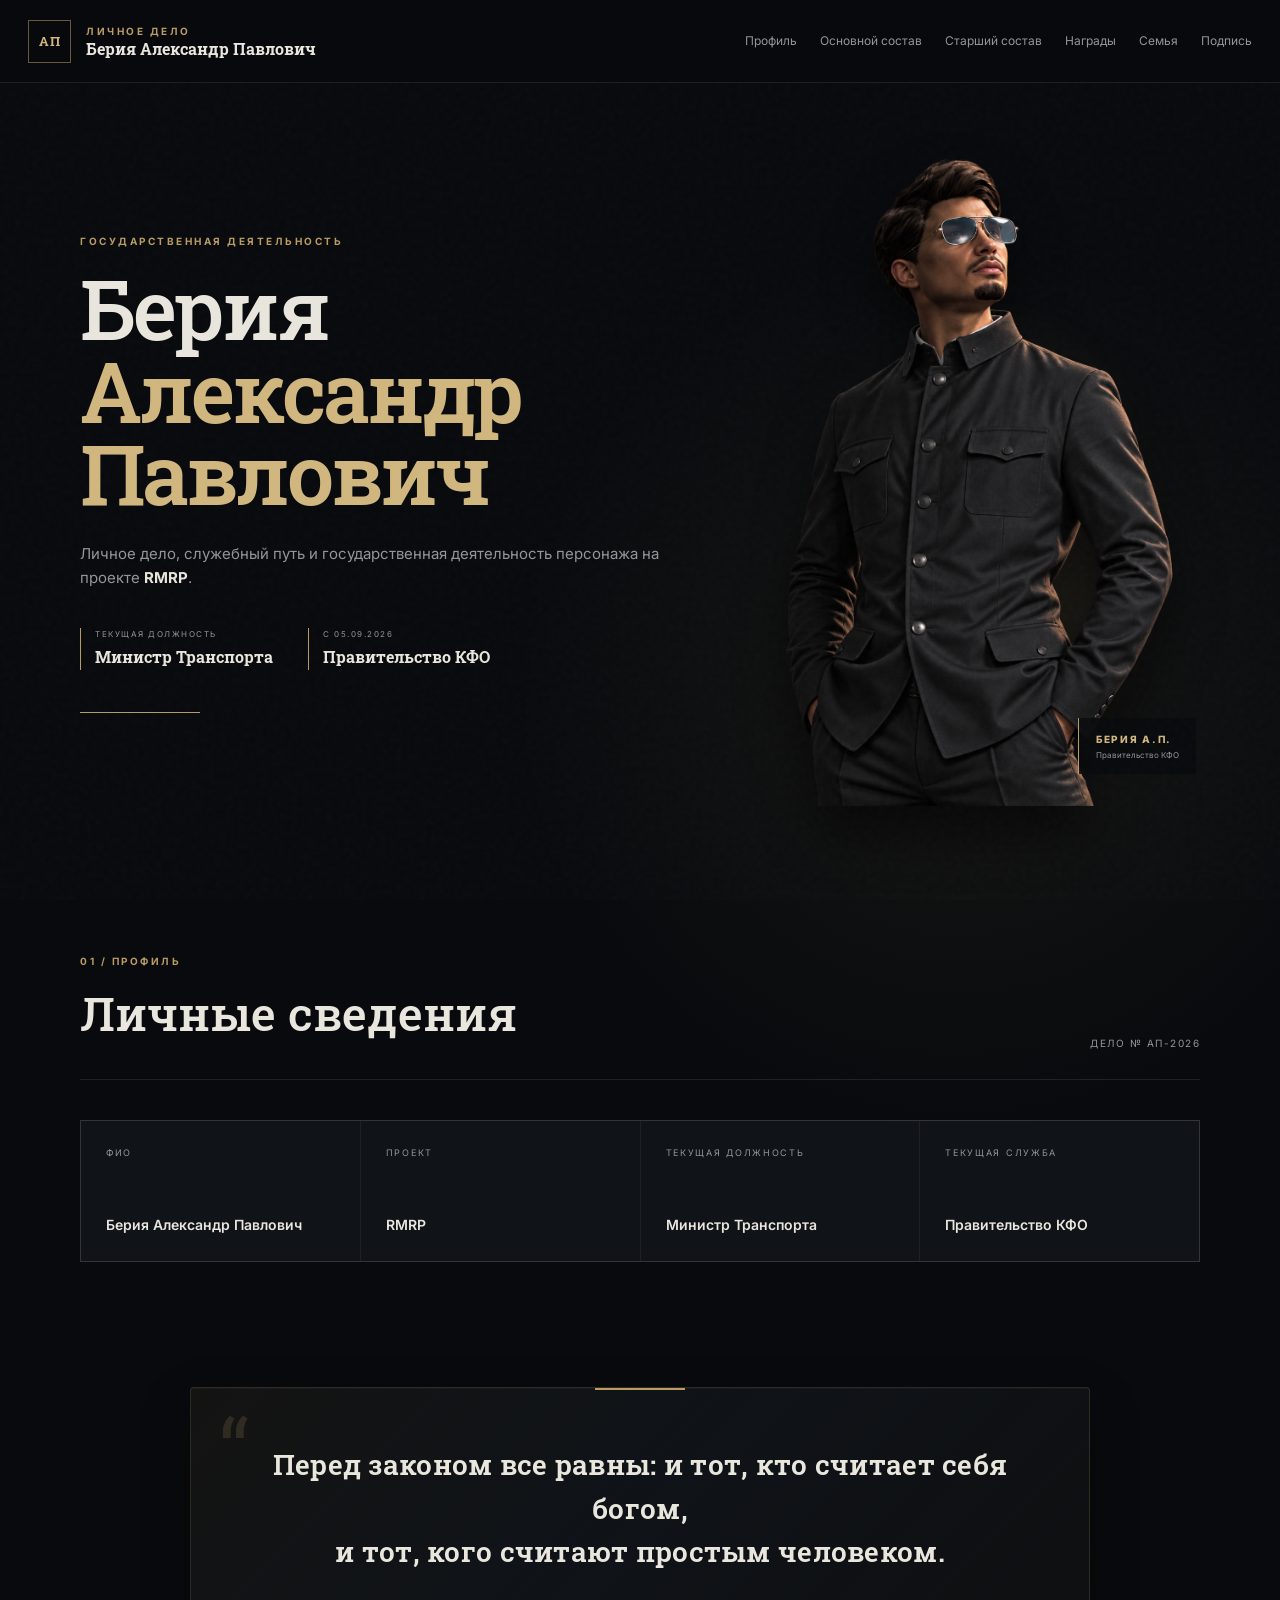
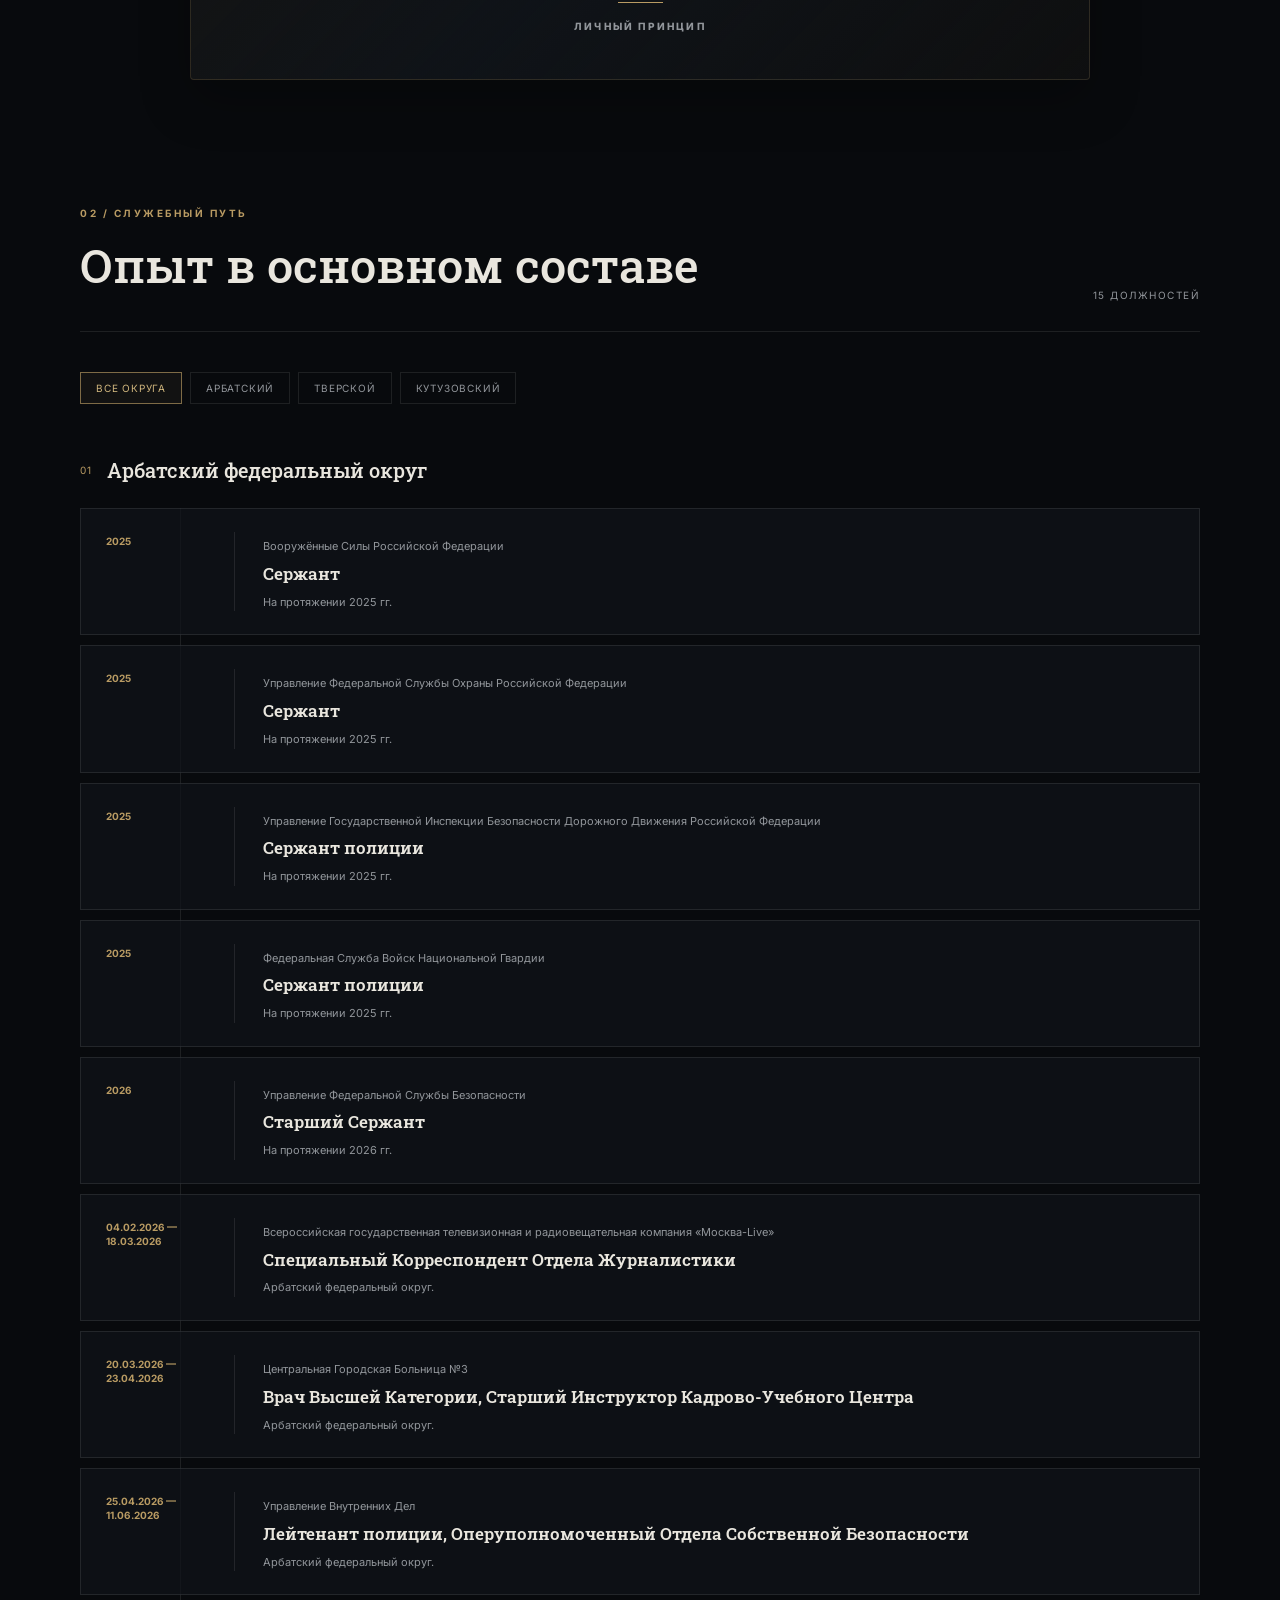
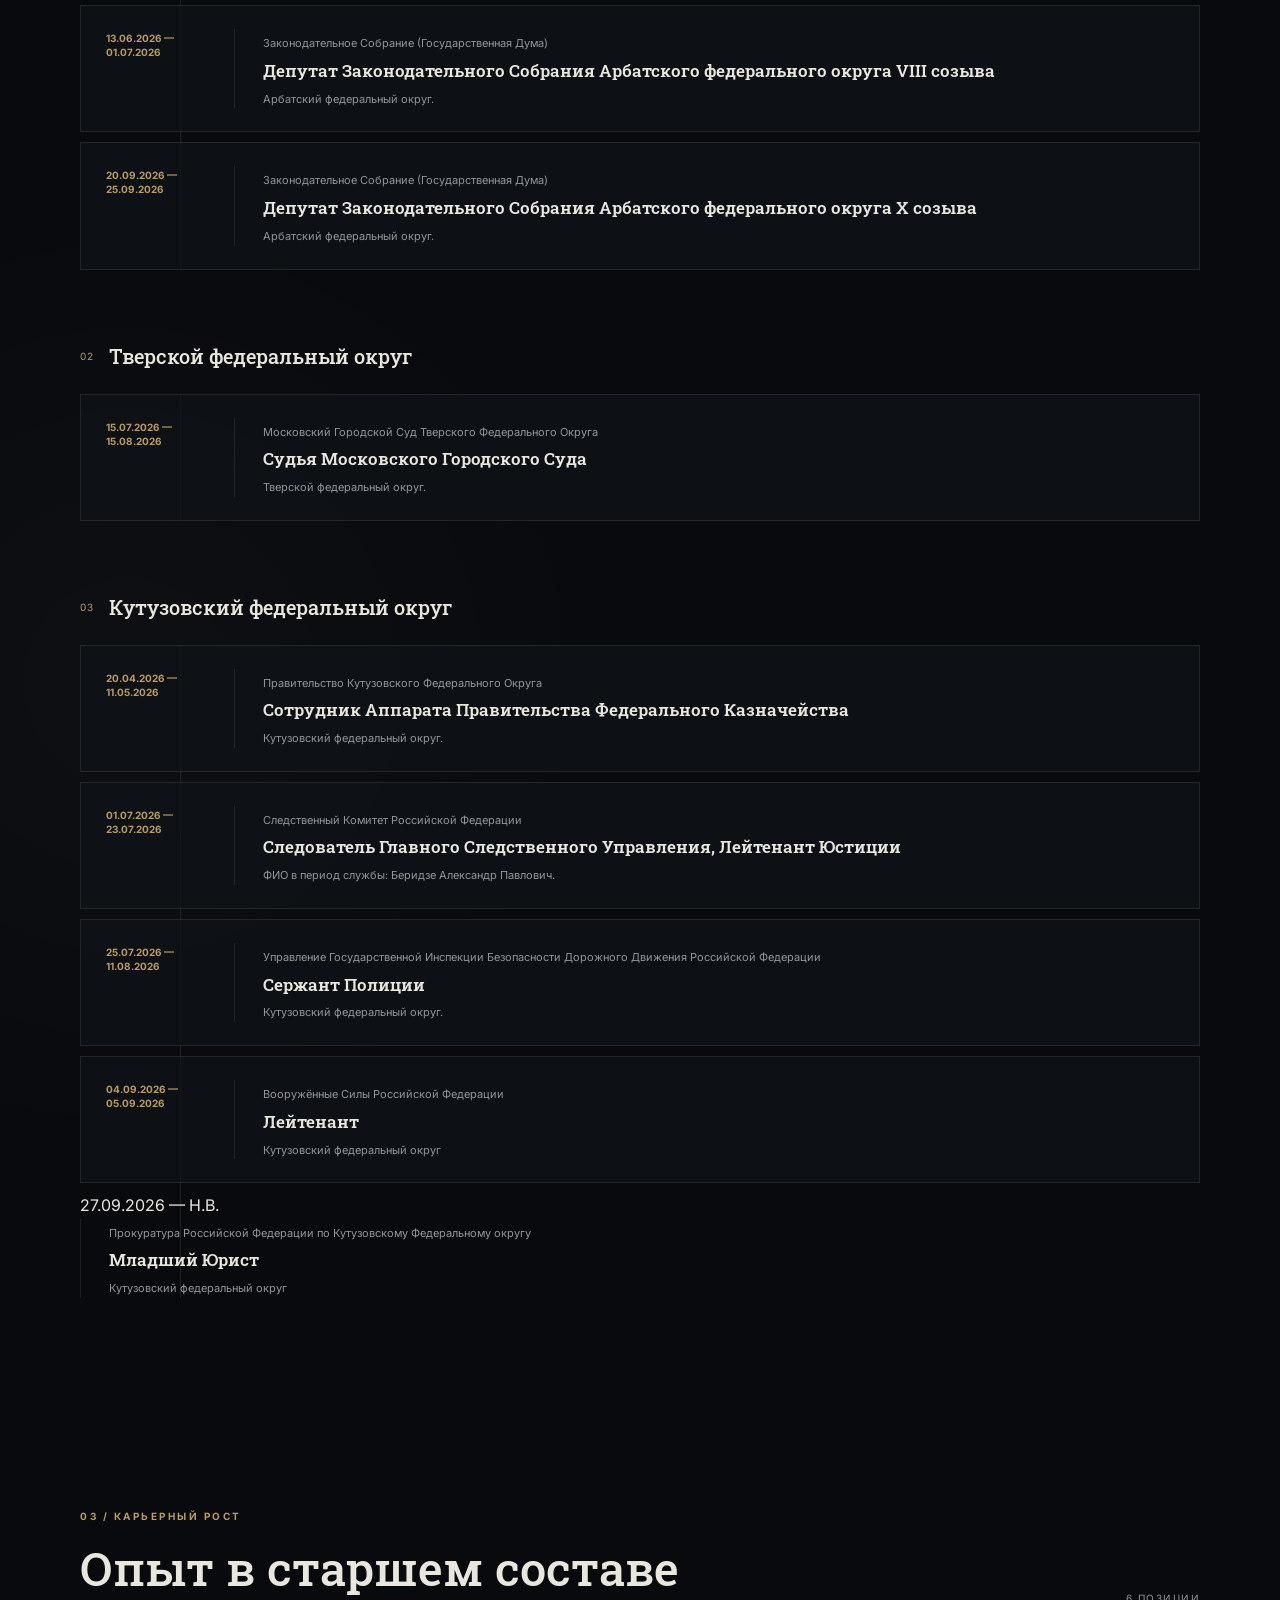
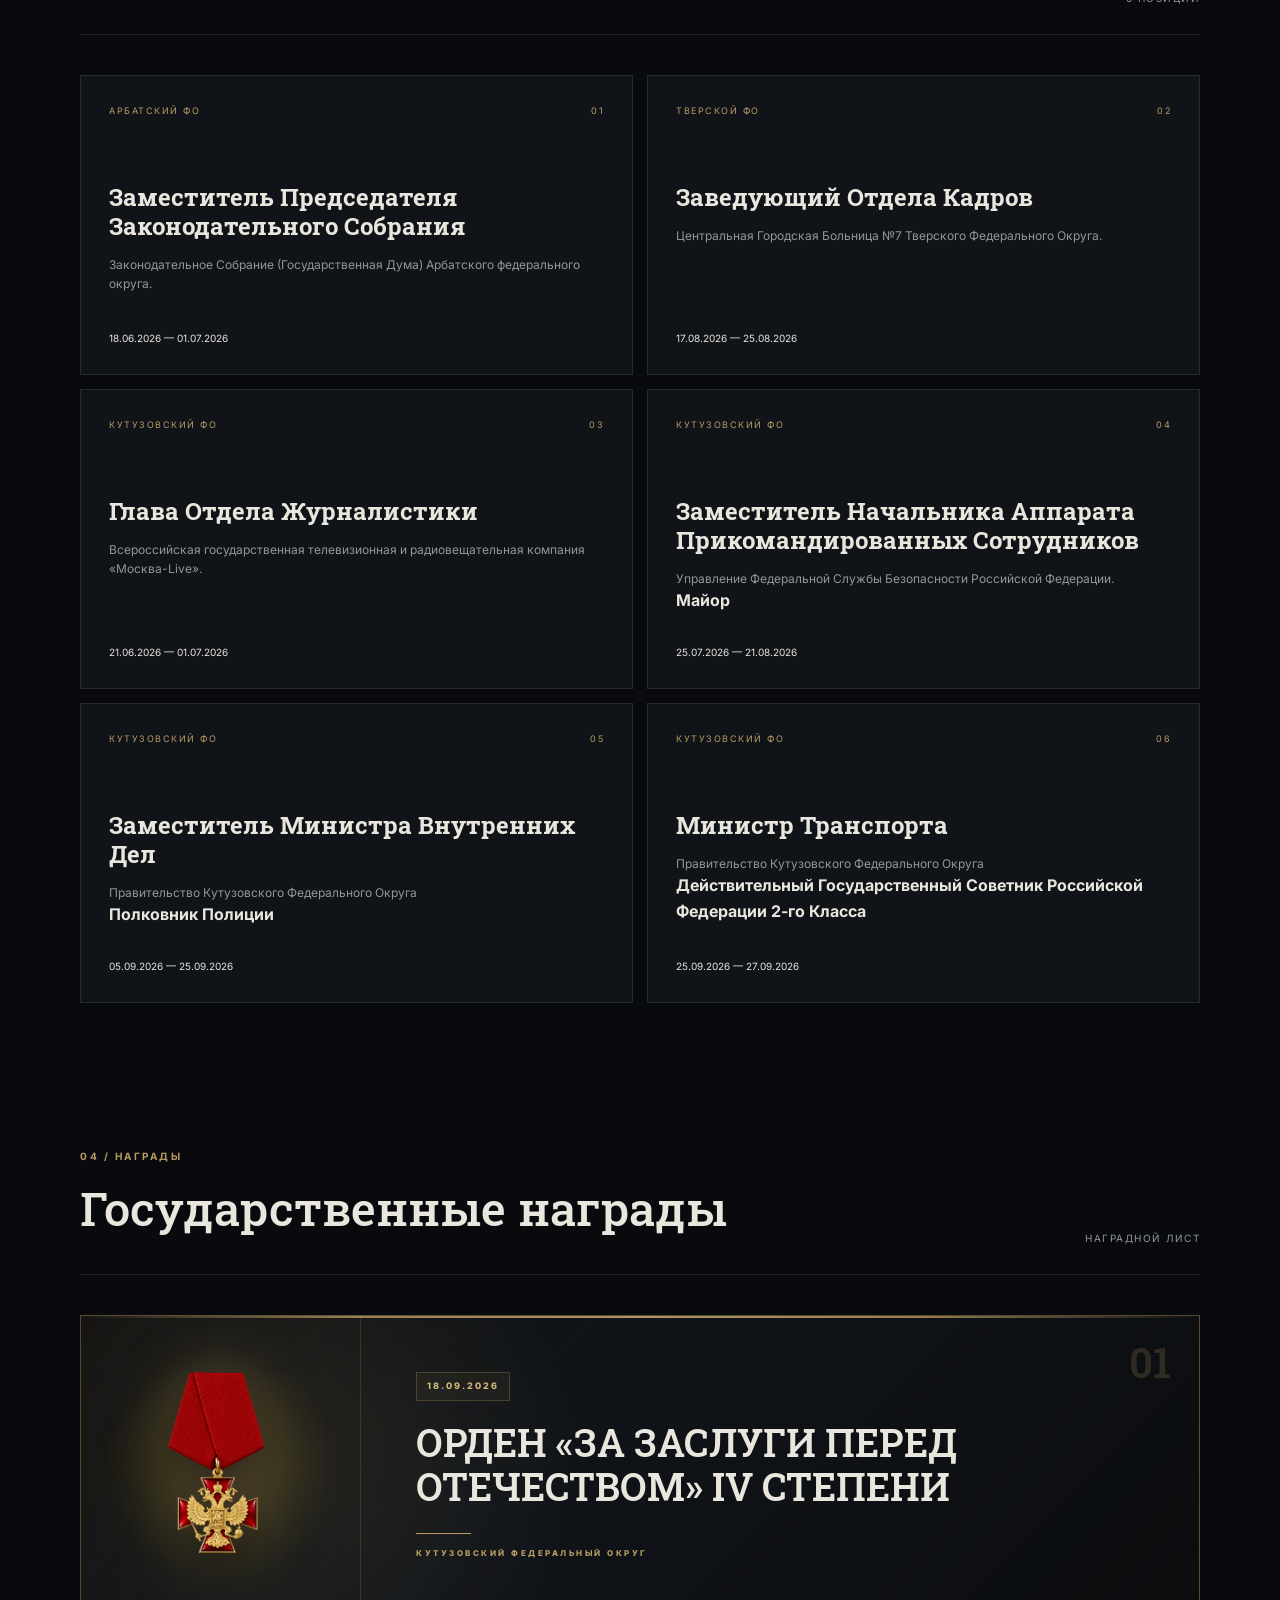
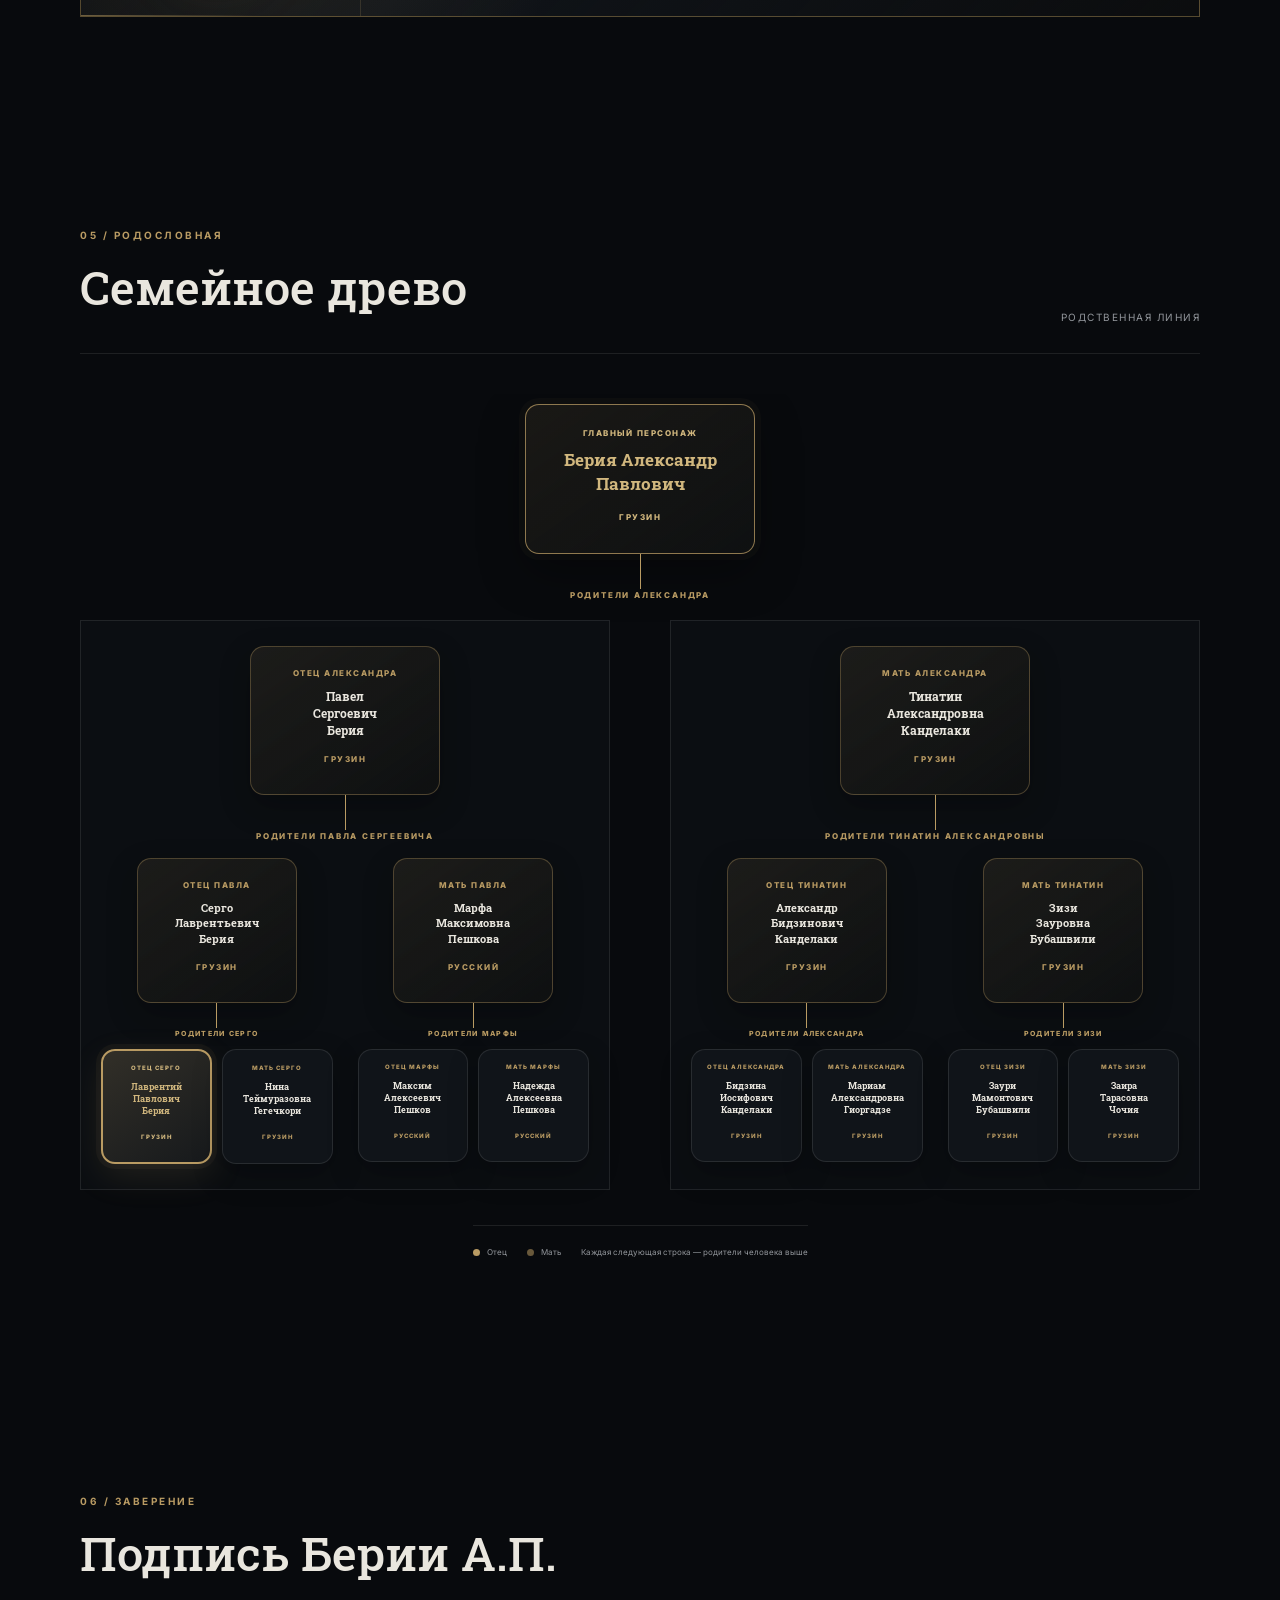
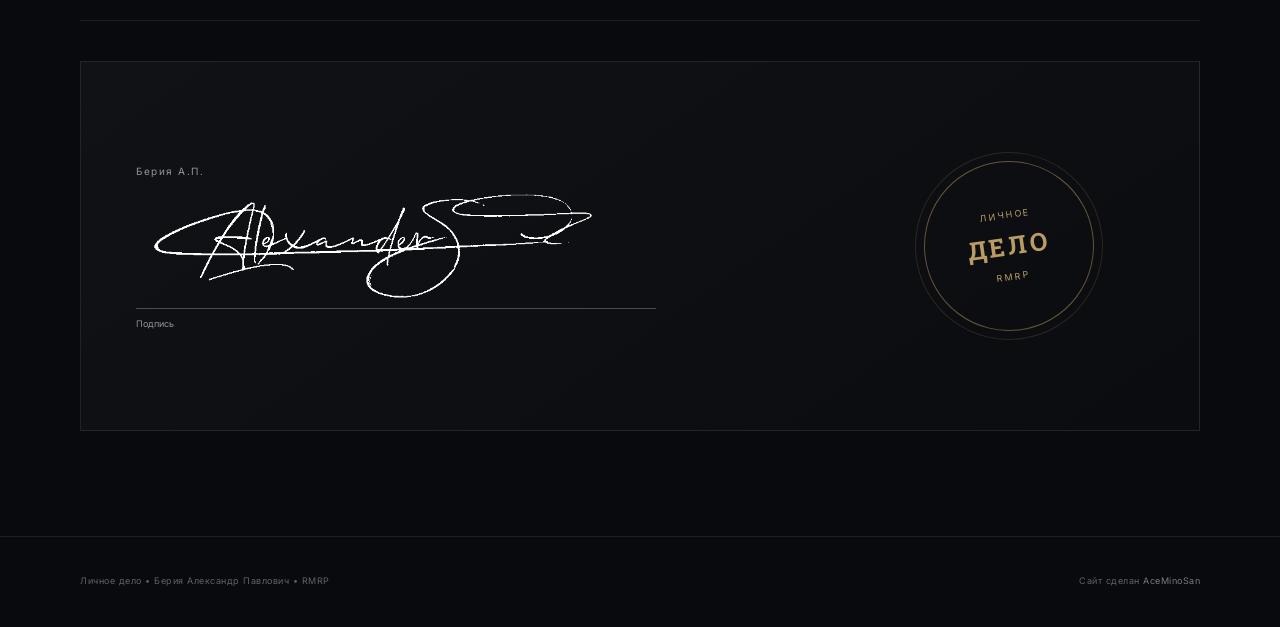
<file: index.html>
<!DOCTYPE html>
<html lang="ru">
<head>
    <meta charset="UTF-8">
    <meta name="viewport" content="width=device-width, initial-scale=1.0">
    <meta name="description" content="Личное дело Берии Александра Павловича — государственная деятельность на проекте RMRP.">
    <title>Личное дело | Берия Александр Павлович</title>
    <link rel="preconnect" href="https://fonts.googleapis.com">
    <link rel="preconnect" href="https://fonts.gstatic.com" crossorigin>
    <link href="https://fonts.googleapis.com/css2?family=Inter:wght@400;500;600;700;800&family=Roboto+Slab:wght@500;600;700&display=swap" rel="stylesheet">
    <link rel="stylesheet" href="style.css">
</head>
<body>
    <div class="background-grid"></div>

    <header class="site-header">
        <div class="header-inner">
            <a class="brand" href="#top" aria-label="В начало">
                <div class="brand-mark">АП</div>
                <div>
                    <span class="eyebrow">ЛИЧНОЕ ДЕЛО</span>
                    <h1>Берия Александр Павлович</h1>
                </div>
            </a>

            <nav class="desktop-nav" aria-label="Навигация">
                <a href="#profile">Профиль</a>
                <a href="#main-service">Основной состав</a>
                <a href="#senior-service">Старший состав</a>
                <a href="#awards">Награды</a>
                <a href="#family">Семья</a>
                <a href="#signature">Подпись</a>
            </nav>

            <button class="menu-toggle" id="menuToggle" aria-label="Открыть меню" aria-expanded="false">
                <span></span><span></span><span></span>
            </button>
        </div>

        <nav class="mobile-nav" id="mobileNav">
            <a href="#profile">Профиль</a>
            <a href="#main-service">Основной состав</a>
            <a href="#senior-service">Старший состав</a>
            <a href="#family">Семья</a>
            <a href="#signature">Подпись</a>
        </nav>
    </header>

    <main id="top">
        <!-- HERO -->
        <section class="hero section reveal">
            <div class="hero-copy">
                <span class="section-label">ГОСУДАРСТВЕННАЯ ДЕЯТЕЛЬНОСТЬ</span>
                <h2>Берия<br><strong>Александр Павлович</strong></h2>
                <p>
                    Личное дело, служебный путь и государственная деятельность
                    персонажа на проекте <strong>RMRP</strong>.
                </p>

                <div class="hero-meta">
                    <div>
                        <span>ТЕКУЩАЯ ДОЛЖНОСТЬ</span>
                        <strong>Министр Транспорта</strong>
                    </div>
                    <div>
                        <span>С 05.09.2026</span>
                        <strong>Правительство КФО</strong>
                    </div>
                </div>

                <div class="hero-line"></div>
            </div>

            <div class="hero-character-wrap">
                <div class="character-glow"></div>
                <img class="hero-character" src="images/character.png" alt="Берия Александр Павлович">
                <div class="hero-character-caption">
                    <span>БЕРИЯ А.П.</span>
                    <small>Правительство КФО</small>
                </div>
            </div>
        </section>

        <section class="section profile-section reveal" id="profile">
            <div class="section-heading">
                <div>
                    <span class="section-label">01 / ПРОФИЛЬ</span>
                    <h2>Личные сведения</h2>
                </div>
                <span class="file-number">ДЕЛО № АП-2026</span>
            </div>

            <div class="profile-grid">
                <article class="profile-card">
                    <span>ФИО</span>
                    <strong>Берия Александр Павлович</strong>
                </article>
                <article class="profile-card">
                    <span>ПРОЕКТ</span>
                    <strong>RMRP</strong>
                </article>
                <article class="profile-card">
                    <span>ТЕКУЩАЯ ДОЛЖНОСТЬ</span>
                    <strong>Министр Транспорта</strong>
                </article>
                <article class="profile-card">
                    <span>ТЕКУЩАЯ СЛУЖБА</span>
                    <strong>Правительство КФО</strong>
                </article>
            </div>
        </section>

        
        <section class="quote-section reveal">
            <div class="quote-box">
                <div class="quote-mark">“</div>

                <blockquote>
                    Перед законом все равны: и тот, кто считает себя богом,
                    <br>
                    и тот, кого считают простым человеком.
                </blockquote>

                <div class="quote-line"></div>

                <span class="quote-caption">ЛИЧНЫЙ ПРИНЦИП</span>
            </div>
        </section>



        <section class="section service-section reveal" id="main-service">
            <div class="section-heading">
                <div>
                    <span class="section-label">02 / СЛУЖЕБНЫЙ ПУТЬ</span>
                    <h2>Опыт в основном составе</h2>
                </div>
                <span class="counter" id="mainCounter">0 должностей</span>
            </div>

            <div class="filter-bar">
                <button class="filter active" data-filter="all">Все округа</button>
                <button class="filter" data-filter="arbatsky">Арбатский</button>
                <button class="filter" data-filter="tverskoy">Тверской</button>
                <button class="filter" data-filter="kutuzovsky">Кутузовский</button>
            </div>

            <div class="district-block" data-district="arbatsky">
                <div class="district-title">
                    <span class="district-number">01</span>
                    <h3>Арбатский федеральный округ</h3>
                </div>
                <div class="timeline">
                    <article class="timeline-card">
                        <div class="date">2025</div>
                        <div class="timeline-content"><span>Вооружённые Силы Российской Федерации</span><h4>Сержант</h4><p>На протяжении 2025 гг.</p></div>
                    </article>
                    <article class="timeline-card">
                        <div class="date">2025</div>
                        <div class="timeline-content"><span>Управление Федеральной Службы Охраны Российской Федерации</span><h4>Сержант</h4><p>На протяжении 2025 гг.</p></div>
                    </article>
                    <article class="timeline-card">
                        <div class="date">2025</div>
                        <div class="timeline-content"><span>Управление Государственной Инспекции Безопасности Дорожного Движения Российской Федерации</span><h4>Сержант полиции</h4><p>На протяжении 2025 гг.</p></div>
                    </article>
                    <article class="timeline-card">
                        <div class="date">2025</div>
                        <div class="timeline-content"><span>Федеральная Служба Войск Национальной Гвардии</span><h4>Сержант полиции</h4><p>На протяжении 2025 гг.</p></div>
                    </article>
                    <article class="timeline-card">
                        <div class="date">2026</div>
                        <div class="timeline-content"><span>Управление Федеральной Службы Безопасности</span><h4>Старший Сержант</h4><p>На протяжении 2026 гг.</p></div>
                    </article>
                    <article class="timeline-card">
                        <div class="date">04.02.2026 — 18.03.2026</div>
                        <div class="timeline-content"><span>Всероссийская государственная телевизионная и радиовещательная компания «Москва-Live»</span><h4>Специальный Корреспондент Отдела Журналистики</h4><p>Арбатский федеральный округ.</p></div>
                    </article>
                    <article class="timeline-card">
                        <div class="date">20.03.2026 — 23.04.2026</div>
                        <div class="timeline-content"><span>Центральная Городская Больница №3</span><h4>Врач Высшей Категории, Старший Инструктор Кадрово-Учебного Центра</h4><p>Арбатский федеральный округ.</p></div>
                    </article>
                    <article class="timeline-card">
                        <div class="date">25.04.2026 — 11.06.2026</div>
                        <div class="timeline-content"><span>Управление Внутренних Дел</span><h4>Лейтенант полиции, Оперуполномоченный Отдела Собственной Безопасности</h4><p>Арбатский федеральный округ.</p></div>
                    </article>
                    <article class="timeline-card">
                        <div class="date">13.06.2026 — 01.07.2026</div>
                        <div class="timeline-content"><span>Законодательное Собрание (Государственная Дума)</span><h4>Депутат Законодательного Собрания Арбатского федерального округа VIII созыва</h4><p>Арбатский федеральный округ.</p></div>
                    </article>
                    <article class="timeline-card">
                        <div class="date">20.09.2026 — 25.09.2026</div>
                        <div class="timeline-content"><span>Законодательное Собрание (Государственная Дума)</span><h4>Депутат Законодательного Собрания Арбатского федерального округа X созыва</h4><p>Арбатский федеральный округ.</p></div>
                    </article>
                </div>
            </div>

            <div class="district-block" data-district="tverskoy">
                <div class="district-title">
                    <span class="district-number">02</span>
                    <h3>Тверской федеральный округ</h3>
                </div>
                <div class="timeline">
                    <article class="timeline-card">
                        <div class="date">15.07.2026 — 15.08.2026</div>
                        <div class="timeline-content"><span>Московский Городской Суд Тверского Федерального Округа</span><h4>Судья Московского Городского Суда</h4><p>Тверской федеральный округ.</p></div>
                    </article>
                </div>
            </div>

            <div class="district-block" data-district="kutuzovsky">
                <div class="district-title">
                    <span class="district-number">03</span>
                    <h3>Кутузовский федеральный округ</h3>
                </div>
                <div class="timeline">
                    <article class="timeline-card">
                        <div class="date">20.04.2026 — 11.05.2026</div>
                        <div class="timeline-content"><span>Правительство Кутузовского Федерального Округа</span><h4>Сотрудник Аппарата Правительства Федерального Казначейства</h4><p>Кутузовский федеральный округ.</p></div>
                    </article>
                    <article class="timeline-card">
                        <div class="date">01.07.2026 — 23.07.2026</div>
                        <div class="timeline-content"><span>Следственный Комитет Российской Федерации</span><h4>Следователь Главного Следственного Управления, Лейтенант Юстиции</h4><p>ФИО в период службы: Беридзе Александр Павлович.</p></div>
                    </article>
                    <article class="timeline-card">
                        <div class="date">25.07.2026 — 11.08.2026</div>
                        <div class="timeline-content"><span>Управление Государственной Инспекции Безопасности Дорожного Движения Российской Федерации</span><h4>Сержант Полиции</h4><p>Кутузовский федеральный округ.</p></div>
                    </article>
                    <article class="timeline-card">
                        <div class="date">04.09.2026 — 05.09.2026</div>
                        <div class="timeline-content"><span>Вооружённые Силы Российской Федерации</span><h4>Лейтенант</h4><p>Кутузовский федеральный округ</p></div>
                    </article>
                    <article class="timeline-card.current">
                        <div class="date">27.09.2026 — Н.В.</div>
                        <div class="timeline-content"><span>Прокуратура Российской Федерации по Кутузовскому Федеральному округу</span><h4>Младший Юрист</h4><p>Кутузовский федеральный округ</p></div>
                    </article>
                    
                </div>
            </div>
        </section>

        <section class="section service-section senior-section reveal" id="senior-service">
            <div class="section-heading">
                <div>
                    <span class="section-label">03 / КАРЬЕРНЫЙ РОСТ</span>
                    <h2>Опыт в старшем составе</h2>
                </div>
                <span class="counter">6 позиции</span>
            </div>

            <div class="senior-grid">
                <article class="senior-card">
                    <div class="card-top"><span>АРБАТСКИЙ ФО</span><span>01</span></div>
                    <h3>Заместитель Председателя Законодательного Собрания</h3>
                    <p>Законодательное Собрание (Государственная Дума) Арбатского федерального округа.</p>
                    <time>18.06.2026 — 01.07.2026</time>
                </article>
                <article class="senior-card">
                    <div class="card-top"><span>ТВЕРСКОЙ ФО</span><span>02</span></div>
                    <h3>Заведующий Отдела Кадров</h3>
                    <p>Центральная Городская Больница №7 Тверского Федерального Округа.</p>
                    <time>17.08.2026 — 25.08.2026</time>
                </article>
                <article class="senior-card">
                    <div class="card-top"><span>КУТУЗОВСКИЙ ФО</span><span>03</span></div>
                    <h3>Глава Отдела Журналистики</h3>
                    <p>Всероссийская государственная телевизионная и радиовещательная компания «Москва-Live».</p>
                    <time>21.06.2026 — 01.07.2026</time>
                </article>
                <article class="senior-card">
                    <div class="card-top"><span>КУТУЗОВСКИЙ ФО</span><span>04</span></div>
                    <h3>Заместитель Начальника Аппарата Прикомандированных Сотрудников</h3>
                    <p>Управление Федеральной Службы Безопасности Российской Федерации.</p>
                    <strong>Майор</strong>
                    <time>25.07.2026 — 21.08.2026</time>
                </article>
                <article class="senior-card">
                    <div class="card-top"><span>КУТУЗОВСКИЙ ФО</span><span>05</span></div>
                    <h3>Заместитель Министра Внутренних Дел</h3>
                    <p>Правительство Кутузовского Федерального Округа</p>
                    <strong>Полковник Полиции</strong>
                    <time>05.09.2026 — 25.09.2026</time>
                </article>
                <article class="senior-card">
                    <div class="card-top"><span>КУТУЗОВСКИЙ ФО</span><span>06</span></div>
                    <h3>Министр Транспорта</h3>
                    <p>Правительство Кутузовского Федерального Округа</p>
                    <strong>Действительный Государственный Советник Российской Федерации 2-го Класса</strong>
                    <time>25.09.2026 — 27.09.2026</time>
                </article>
                
            </div>
        </section>

        <section class="section awards-section reveal" id="awards">
            <div class="section-heading">
                <div>
                    <span class="section-label"> 04 / НАГРАДЫ </span>
                    <h2>Государственные награды</h2>
                </div>
                <span class="file-number">НАГРАДНОЙ ЛИСТ</span>
            </div>
            <div class="award-card">
                <div class="award-shine"></div>
                <div class="award-medal">
                    <div class="medal-glow"></div>
                    <img src="images/medal.png" alt="Государственная награда">
                </div>

                <div class="award-content">
                    <span class="award-date">18.09.2026</span>

                    <h3>ОРДЕН «ЗА ЗАСЛУГИ ПЕРЕД ОТЕЧЕСТВОМ» IV СТЕПЕНИ</h3>

                    <div class="award-line"></div>
                    <span class="award-status">КУТУЗОВСКИЙ ФЕДЕРАЛЬНЫЙ ОКРУГ</span>
                </div>

                <div class="award-number">01</div>
            </div>
        </section>

        <!-- FAMILY TREE -->
        <section class="section family-section reveal" id="family">
            <div class="section-heading">
                <div>
                    <span class="section-label">05 / РОДОСЛОВНАЯ</span>
                    <h2>Семейное древо</h2>
                </div>
                <span class="file-number">РОДСТВЕННАЯ ЛИНИЯ</span>
            </div>

            

            
<div class="simple-tree">

    <!-- ГЛАВНЫЙ ПЕРСОНАЖ -->
    <div class="tree-person root-person">
        <span class="tree-relation">ГЛАВНЫЙ ПЕРСОНАЖ</span>
        <strong>Берия Александр<br>Павлович</strong>
        <span class="tree-relation nation"> Грузин </span>
    </div>

    <div class="tree-down-line"></div>

    <!-- РОДИТЕЛИ АЛЕКСАНДРА -->
    <div class="parents-title">РОДИТЕЛИ АЛЕКСАНДРА</div>

    <div class="parents-grid">

        <!-- =================================================
             ОТЕЦ АЛЕКСАНДРА
             ================================================= -->
        <div class="family-side">

            <div class="tree-person parent-person">
                <span class="tree-relation">ОТЕЦ АЛЕКСАНДРА</span>
                <strong>Павел <br> Сергоевич<br>Берия</strong>
                <span class="tree-relation nation"> Грузин </span>
            </div>

            <div class="tree-down-line"></div>

            <div class="parents-title small-title">
                РОДИТЕЛИ ПАВЛА СЕРГЕЕВИЧА
            </div>

            <div class="grandparents-grid">

                <!-- Отец Павла -->
                <div class="ancestor-branch">

                    <div class="tree-person ancestor-person">
                        <span class="tree-relation">ОТЕЦ ПАВЛА</span>
                        <strong>Серго <br> Лаврентьевич<br>Берия</strong>
                        <span class="tree-relation nation"> Грузин </span>
                    </div>

                    <div class="tree-down-line small-line"></div>

                    <div class="parents-title tiny-title">
                        РОДИТЕЛИ СЕРГО
                    </div>

                    <div class="great-grandparents">

                        <div class="tree-person small-person highlighted">
                            <span class="tree-relation">ОТЕЦ СЕРГО</span>
                            <strong>Лаврентий Павлович<br>Берия</strong>
                            <span class="tree-relation nation"> Грузин </span>
                        </div>

                        <div class="tree-person small-person">
                            <span class="tree-relation">МАТЬ СЕРГО</span>
                            <strong>Нина Теймуразовна<br>Гегечкори</strong>
                            <span class="tree-relation nation"> Грузин </span>
                        </div>

                    </div>

                </div>


                <!-- Мать Павла -->
                <div class="ancestor-branch">

                    <div class="tree-person ancestor-person">
                        <span class="tree-relation">МАТЬ ПАВЛА</span>
                        <strong>Марфа <br> Максимовна<br>Пешкова</strong>
                        <span class="tree-relation nation"> Русский </span>
                    </div>

                    <div class="tree-down-line small-line"></div>

                    <div class="parents-title tiny-title">
                        РОДИТЕЛИ МАРФЫ
                    </div>

                    <div class="great-grandparents">

                        <div class="tree-person small-person">
                            <span class="tree-relation">ОТЕЦ МАРФЫ</span>
                            <strong>Максим Алексеевич<br>Пешков</strong>
                            <span class="tree-relation nation"> Русский </span>
                        </div>

                        <div class="tree-person small-person">
                            <span class="tree-relation">МАТЬ МАРФЫ</span>
                            <strong>Надежда Алексеевна<br>Пешкова</strong>
                            <span class="tree-relation nation"> Русский </span>
                        </div>

                    </div>

                </div>

            </div>
        </div>


        <!-- =================================================
             МАТЬ АЛЕКСАНДРА
             ================================================= -->
        <div class="family-side">

            <div class="tree-person parent-person">
                <span class="tree-relation">МАТЬ АЛЕКСАНДРА</span>
                <strong>Тинатин <br> Александровна<br>Канделаки</strong>
                <span class="tree-relation nation"> Грузин </span>
            </div>

            <div class="tree-down-line"></div>

            <div class="parents-title small-title">
                РОДИТЕЛИ ТИНАТИН АЛЕКСАНДРОВНЫ
            </div>

            <div class="grandparents-grid">

                <!-- Отец Тинатин -->
                <div class="ancestor-branch">

                    <div class="tree-person ancestor-person">
                        <span class="tree-relation">ОТЕЦ ТИНАТИН</span>
                        <strong>Александр Бидзинович<br>Канделаки</strong>
                        <span class="tree-relation nation"> Грузин </span>
                    </div>

                    <div class="tree-down-line small-line"></div>

                    <div class="parents-title tiny-title">
                        РОДИТЕЛИ АЛЕКСАНДРА
                    </div>

                    <div class="great-grandparents">

                        <div class="tree-person small-person">
                            <span class="tree-relation">ОТЕЦ АЛЕКСАНДРА</span>
                            <strong>Бидзина Иосифович<br>Канделаки</strong>
                            <span class="tree-relation nation"> Грузин </span>
                        </div>

                        <div class="tree-person small-person">
                            <span class="tree-relation">МАТЬ АЛЕКСАНДРА</span>
                            <strong>Мариам Александровна<br>Гиоргадзе</strong>
                            <span class="tree-relation nation"> Грузин </span>
                        </div>

                    </div>

                </div>


                <!-- Мать Тинатин -->
                <div class="ancestor-branch">

                    <div class="tree-person ancestor-person">
                        <span class="tree-relation">МАТЬ ТИНАТИН</span>
                        <strong>Зизи <br>Зауровна<br>Бубашвили</strong>
                        <span class="tree-relation nation"> Грузин </span>
                    </div>

                    <div class="tree-down-line small-line"></div>

                    <div class="parents-title tiny-title">
                        РОДИТЕЛИ ЗИЗИ
                    </div>

                    <div class="great-grandparents">

                        <div class="tree-person small-person">
                            <span class="tree-relation">ОТЕЦ ЗИЗИ</span>
                            <strong>Заури <br>Мамонтович<br>Бубашвили</strong>
                            <span class="tree-relation nation"> Грузин </span>
                        </div>

                        <div class="tree-person small-person">
                            <span class="tree-relation">МАТЬ ЗИЗИ</span>
                            <strong>Заира <br>Тарасовна<br>Чочия</strong>
                            <span class="tree-relation nation"> Грузин </span>
                        </div>

                    </div>

                </div>

            </div>
        </div>

    </div>

    
    <div class="tree-legend">
        <span><i class="legend-dot"></i> Отец</span>
        <span><i class="legend-dot female"></i> Мать</span>
        <span>Каждая следующая строка — родители человека выше</span>
    </div>

</div>


        </section>
        <section class="section signature-section reveal" id="signature">
            <div class="section-heading">
                <div>
                    <span class="section-label">06 / ЗАВЕРЕНИЕ</span>
                    <h2>Подпись Берии А.П.</h2>
                </div>
            </div>

            <div class="signature-box">
                <div class="signature-paper">
                    <span>Берия А.П.</span>
                    <div class="signature-placeholder">
                        <img src="images/signature.png" alt="Подпись Берии Александра Павловича"
                             onerror="this.style.display='none'; document.getElementById('signatureFallback').style.display='block';">
                        <div id="signatureFallback">
                            <span class="fake-signature">Берия А. П.</span>
                            <small>Поместите изображение подписи в images/signature.png</small>
                        </div>
                    </div>
                    <div class="signature-line"></div>
                    <small>Подпись</small>
                </div>

                <div class="seal">
                    <span>ЛИЧНОЕ</span>
                    <strong>ДЕЛО</strong>
                    <span>RMRP</span>
                </div>
            </div>
        </section>
    </main>

    <footer class="site-footer">
        <div class="footer-inner">
            <span>Личное дело • Берия Александр Павлович • RMRP</span>
            <span class="creator">Сайт сделан <a href="https://discord.com/users/aceminosan" target="_blank" rel="noopener noreferrer">AceMinoSan</a></span>
        </div>
    </footer>

    <script src="script.js"></script>
</body>
</html>
</file>
<file: style.css>
:root {
    --bg: #080a0d;
    --surface: #101419;
    --surface-2: #151a20;
    --line: rgba(255, 255, 255, 0.09);
    --text: #e9e6de;
    --muted: #92969b;
    --accent: #b99b63;
    --accent-light: #d1b77e;
    --shadow: 0 20px 60px rgba(0, 0, 0, .35);
}

* { box-sizing: border-box; margin: 0; padding: 0; }
html { scroll-behavior: smooth; }
body {
    background:
        radial-gradient(circle at 75% 8%, rgba(185,155,99,.08), transparent 28rem),
        radial-gradient(circle at 10% 45%, rgba(255,255,255,.025), transparent 30rem),
        var(--bg);
    color: var(--text);
    font-family: "Inter", sans-serif;
    line-height: 1.6;
    overflow-x: hidden;
}
body::before {
    content: "";
    position: fixed;
    inset: 0;
    pointer-events: none;
    opacity: .035;
    background-image: url("data:image/svg+xml,%3Csvg viewBox='0 0 180 180' xmlns='http://www.w3.org/2000/svg'%3E%3Cfilter id='n'%3E%3CfeTurbulence type='fractalNoise' baseFrequency='.85' numOctaves='3' stitchTiles='stitch'/%3E%3C/filter%3E%3Crect width='100%25' height='100%25' filter='url(%23n)' opacity='.7'/%3E%3C/svg%3E");
    z-index: 20;
}
.background-grid {
    position: fixed; inset: 0; pointer-events: none; opacity: .13;
    background-image: linear-gradient(rgba(255,255,255,.025) 1px, transparent 1px),
                      linear-gradient(90deg, rgba(255,255,255,.025) 1px, transparent 1px);
    background-size: 70px 70px;
}
a { color: inherit; }

.site-header {
    position: sticky; top: 0; z-index: 50;
    background: rgba(8,10,13,.88);
    backdrop-filter: blur(18px);
    border-bottom: 1px solid var(--line);
}
.header-inner {
    max-width: 1280px; margin: auto; min-height: 82px; padding: 0 28px;
    display: flex; align-items: center; justify-content: space-between; gap: 30px;
}
.brand { display: flex; align-items: center; gap: 15px; text-decoration: none; }
.brand-mark {
    width: 43px; height: 43px; display: grid; place-items: center;
    border: 1px solid rgba(185,155,99,.55); color: var(--accent-light);
    font-family: "Roboto Slab", serif; font-weight: 700; font-size: 13px; letter-spacing: 1px;
}
.eyebrow, .section-label {
    display: block; color: var(--accent); font-size: 10px; font-weight: 700;
    letter-spacing: 2.5px; text-transform: uppercase;
}
.brand h1 { font-family: "Roboto Slab", serif; font-size: 16px; line-height: 1.2; }
.desktop-nav { display: flex; gap: 23px; }
.desktop-nav a, .mobile-nav a {
    color: var(--muted); text-decoration: none; font-size: 12px; transition: color .2s;
}
.desktop-nav a:hover, .mobile-nav a:hover { color: var(--accent-light); }
.menu-toggle { display: none; }
.mobile-nav { display: none; }

main { position: relative; z-index: 1; }
.section { width: min(1120px, calc(100% - 40px)); margin: 0 auto; padding: 105px 0; }

/* HERO */
.hero {
    min-height: 700px;
    display: grid;
    grid-template-columns: minmax(0, 1fr) minmax(360px, 480px);
    align-items: center;
    gap: 35px;
    padding-top: 65px;
    padding-bottom: 50px;
}
.hero-copy { position: relative; z-index: 3; }
.hero h2 {
    margin-top: 18px; font-family: "Roboto Slab", serif;
    font-size: clamp(48px, 6.6vw, 84px); line-height: .98;
    font-weight: 500; letter-spacing: -3px;
}
.hero h2 strong { color: var(--accent-light); font-weight: 600; }
.hero p { max-width: 620px; margin-top: 28px; color: var(--muted); font-size: 15px; }
.hero p strong { color: var(--text); }
.hero-meta { display: flex; gap: 35px; margin-top: 38px; }
.hero-meta div { padding-left: 14px; border-left: 1px solid var(--accent); }
.hero-meta span {
    display: block; color: var(--muted); font-size: 8px; letter-spacing: 1.5px;
}
.hero-meta strong {
    display: block; margin-top: 3px; color: var(--text);
    font-family: "Roboto Slab", serif; font-size: 16px;
}
.hero-line { width: 120px; height: 1px; background: var(--accent); margin-top: 42px; }

/* Character */
.hero-character-wrap {
    position: relative;
    height: 650px;
    align-self: stretch;
    display: flex;
    align-items: flex-end;
    justify-content: center;
    isolation: isolate;
}
.character-glow {
    position: absolute;
    width: 360px;
    height: 520px;
    right: 15px;
    bottom: 0;
    background: radial-gradient(ellipse, rgba(185,155,99,.17), transparent 67%);
    filter: blur(12px);
    z-index: -1;
}
.hero-character {
    position: relative;
    z-index: 2;
    width: min(100%, 485px);
    height: 100%;
    object-fit: contain;
    object-position: center bottom;
    filter: drop-shadow(0 28px 25px rgba(0,0,0,.55));
    transform: translateY(8px);
}
.hero-character-caption {
    position: absolute;
    z-index: 4;
    right: 4px;
    bottom: 24px;
    padding: 13px 17px;
    max-width: 245px;
    border-left: 1px solid var(--accent);
    background: rgba(8,10,13,.72);
    backdrop-filter: blur(12px);
}
.hero-character-caption span {
    display: block; color: var(--accent-light); font-size: 10px; font-weight: 800; letter-spacing: 1.7px;
}
.hero-character-caption small { display: block; margin-top: 3px; color: var(--muted); font-size: 8px; line-height: 1.4; }

.section-heading {
    display: flex; align-items: flex-end; justify-content: space-between; gap: 20px;
    padding-bottom: 28px; border-bottom: 1px solid var(--line); margin-bottom: 40px;
}
.section-heading h2 { margin-top: 7px; font-family: "Roboto Slab", serif; font-size: clamp(30px,4vw,47px); font-weight: 500; }
.file-number, .counter {
    color: var(--muted); font-size: 10px; letter-spacing: 1.5px;
    text-transform: uppercase; white-space: nowrap;
}
.profile-grid {
    display: grid; grid-template-columns: repeat(4,1fr); gap: 1px;
    background: var(--line); border: 1px solid var(--line);
}
.profile-card {
    min-height: 140px; padding: 25px; background: var(--surface);
    display: flex; flex-direction: column; justify-content: space-between;
}
.profile-card span { color: var(--muted); font-size: 9px; letter-spacing: 1.7px; }
.profile-card strong { color: var(--text); font-size: 14px; font-weight: 600; }

.filter-bar { display: flex; gap: 8px; margin-bottom: 50px; flex-wrap: wrap; }
.filter {
    border: 1px solid var(--line); background: transparent; color: var(--muted);
    padding: 9px 15px; font-family: inherit; font-size: 10px; letter-spacing: .8px;
    text-transform: uppercase; cursor: pointer; transition: .2s;
}
.filter:hover, .filter.active { border-color: rgba(185,155,99,.65); color: var(--accent-light); background: rgba(185,155,99,.06); }

.district-block { margin-bottom: 70px; }
.district-block:last-child { margin-bottom: 0; }
.district-title { display: flex; align-items: center; gap: 15px; margin-bottom: 22px; }
.district-number { color: var(--accent); font-size: 10px; letter-spacing: 1px; }
.district-title h3 { font-family: "Roboto Slab", serif; font-size: 20px; font-weight: 500; }
.timeline { position: relative; display: grid; gap: 10px; }
.timeline::before {
    content: ""; position: absolute; top: 0; bottom: 0; left: 100px; width: 1px; background: var(--line);
}
.timeline-card {
    position: relative; display: grid; grid-template-columns: 100px 1fr; gap: 28px;
    padding: 23px 25px; border: 1px solid var(--line); background: rgba(16,20,25,.72);
    transition: transform .25s,border-color .25s,background .25s;
}
.timeline-card:hover { transform: translateX(5px); border-color: rgba(185,155,99,.35); background: rgba(185,155,99,.035); }
.timeline-card .date { position: relative; z-index: 1; color: var(--accent); font-size: 10px; font-weight: 700; line-height: 1.4; padding-top: 2px; }
.timeline-content { padding-left: 28px; border-left: 1px solid var(--line); }
.timeline-content span { color: var(--muted); font-size: 11px; }
.timeline-content h4 { margin-top: 5px; font-family: "Roboto Slab",serif; font-size: 17px; line-height: 1.35; font-weight: 600; }
.timeline-content p { margin-top: 8px; color: var(--muted); font-size: 11px; }
.timeline-card.current { border-color: rgba(185,155,99,.5); background: rgba(185,155,99,.05); }
.current-badge { display: inline-block; margin-top: 12px; color: var(--accent-light); font-size: 9px; letter-spacing: 1.4px; }
}
.senior-section { padding-top: 60px; }
.senior-grid { display: grid; grid-template-columns: repeat(2,1fr); gap: 14px; }
.senior-card {
    min-height: 300px; padding: 28px; border: 1px solid var(--line); background: var(--surface);
    display: flex; flex-direction: column; transition: transform .25s,border-color .25s;
}
.senior-card:hover { transform: translateY(-4px); border-color: rgba(185,155,99,.35); }
.card-top { display: flex; justify-content: space-between; color: var(--accent); font-size: 9px; letter-spacing: 1.5px; }
.senior-card h3 { margin-top: 65px; font-family: "Roboto Slab",serif; font-size: 24px; line-height: 1.2; }
.senior-card p { margin-top: 14px; color: var(--muted); font-size: 12px; }
.senior-card time { margin-top: auto; padding-top: 24px; color: var(--text); font-size: 10px; }
.senior-card.featured { border-color: rgba(185,155,99,.35); background: linear-gradient(145deg,rgba(185,155,99,.09),var(--surface)); }
.senior-card.featured > strong { margin-top: 12px; color: var(--accent-light); font-size: 12px; letter-spacing: 1px; }


/* =========================================================
   СЕМЕЙНОЕ ДРЕВО
   ========================================================= */

.simple-tree {
    width: 100%;
    padding: 10px 0 25px;
    overflow-x: auto;
}

/* Главный человек */

.tree-person {
    width: 190px;
    min-height: 125px;
    padding: 20px 15px;

    display: flex;
    flex-direction: column;
    align-items: center;
    justify-content: center;

    text-align: center;

    background:
        linear-gradient(
            145deg,
            rgba(185,155,99,.10),
            rgba(15,17,18,.98)
        );

    border: 1px solid rgba(185,155,99,.35);

    border-radius: 14px;

    box-shadow: 0 12px 30px rgba(0,0,0,.25);

    transition: .2s ease;
}

.tree-person:hover {
    transform: translateY(-3px);
    border-color: rgba(185,155,99,.75);
}

.tree-relation {
    display: block;

    margin-bottom: 8px;

    color: var(--accent);

    font-size: 8px;
    font-weight: 800;

    letter-spacing: 1.5px;
    text-transform: uppercase;
}

.tree-person strong {
    color: var(--text);

    font-family: "Roboto Slab", serif;

    font-size: 12px;
    line-height: 1.4;
    margin-bottom: 15px;
}

/* Главный персонаж */

.root-person {
    width: 230px;
    min-height: 150px;

    margin: 0 auto;

    border-color: rgba(185,155,99,.75);

    box-shadow:
        0 18px 45px rgba(0,0,0,.35),
        0 0 0 6px rgba(185,155,99,.04);
}

.root-person .tree-relation {
    color: var(--accent-light);
}
.root-person .tree-relation .nation {
    margin-top: 15px;
}
.root-person strong {
    color: var(--accent-light);
    font-size: 17px;
}


/* =========================================================
   ЛИНИИ
   ========================================================= */

.tree-down-line {
    width: 1px;
    height: 35px;

    margin: 0 auto;

    background: var(--accent);
}

.small-line {
    height: 25px;
}


/* =========================================================
   ЗАГОЛОВКИ
   ========================================================= */

.parents-title {
    margin: 0 auto 18px;

    color: var(--accent);

    text-align: center;

    font-size: 8px;
    font-weight: 800;

    letter-spacing: 1.8px;
}

.small-title {
    margin-bottom: 15px;
}

.tiny-title {
    margin-bottom: 10px;

    font-size: 7px;
    letter-spacing: 1.3px;
}


/* =========================================================
   ОТЕЦ + МАТЬ АЛЕКСАНДРА
   ========================================================= */

.parents-grid {
    width: 100%;

    display: grid;
    grid-template-columns: 1fr 1fr;

    gap: 60px;
}

.family-side {
    min-width: 0;

    display: flex;
    flex-direction: column;
    align-items: center;

    padding: 25px 20px;

    border: 1px solid var(--line);

    background: rgba(16,20,25,.45);
}


/* =========================================================
   РОДИТЕЛИ ОТЦА / МАТЕРИ
   ========================================================= */

.grandparents-grid {
    width: 100%;

    display: grid;
    grid-template-columns: 1fr 1fr;

    gap: 25px;
}

.ancestor-branch {
    display: flex;
    flex-direction: column;
    align-items: center;

    min-width: 0;
}

.ancestor-person {
    width: 160px;
    min-height: 115px;
}

.ancestor-person strong {
    font-size: 11px;
}


/* =========================================================
   ПРАДЕДУШКИ / ПРАБАБУШКИ
   ========================================================= */

.great-grandparents {
    width: 100%;

    display: grid;
    grid-template-columns: 1fr 1fr;

    gap: 10px;
}

.small-person {
    width: 100%;
    min-height: 105px;

    padding: 12px 8px;

    border-color: rgba(255,255,255,.10);

    background: var(--surface);
}

.small-person .tree-relation {
    font-size: 6px;
    letter-spacing: 1px;
}

.small-person strong {
    font-size: 9px;
    line-height: 1.35;
}


/* =========================================================
   ВЫДЕЛЕННЫЙ ЧЕЛОВЕК
   ========================================================= */

.tree-person.highlighted {
    border: 2px solid var(--accent);

    background:
        linear-gradient(
            145deg,
            rgba(185,155,99,.20),
            rgba(185,155,99,.04)
        ),
        var(--surface);

    box-shadow:
        0 0 0 5px rgba(185,155,99,.06),
        0 12px 35px rgba(185,155,99,.13);
}

.tree-person.highlighted .tree-relation {
    color: var(--accent-light);
}

.tree-person.highlighted strong {
    color: var(--accent-light);
}


/* =========================================================
   ЛЕГЕНДА
   ========================================================= */

.tree-legend {
    width: fit-content;
    max-width: 100%;

    margin: 35px auto 0;
    padding-top: 20px;

    display: flex;
    justify-content: center;
    align-items: center;
    flex-wrap: wrap;

    gap: 20px;

    border-top: 1px solid var(--line);

    color: var(--muted);

    font-size: 8px;
}

.legend-dot {
    display: inline-block;

    width: 7px;
    height: 7px;

    margin-right: 5px;

    border-radius: 50%;

    background: var(--accent);

    vertical-align: middle;
}

.legend-dot.female {
    opacity: .55;
}


/* =========================================================
   МОБИЛЬНАЯ ВЕРСИЯ
   ========================================================= */

@media (max-width: 700px) {

    .simple-tree {
        overflow-x: auto;

        padding-left: 5px;
        padding-right: 5px;
    }

    /*
       Дерево специально не ужимаем.
       На маленьком экране его можно прокрутить
       горизонтально.
    */

    .simple-tree {
        min-width: 760px;
    }

    .parents-grid {
        grid-template-columns: 1fr 1fr;
        gap: 30px;
    }

    .family-side {
        padding: 20px 10px;
    }

    .grandparents-grid {
        gap: 12px;
    }

    .tree-person {
        width: 150px;
        min-height: 110px;
    }

    .root-person {
        width: 190px;
        min-height: 130px;
    }

    .ancestor-person {
        width: 135px;
        min-height: 105px;
    }

    .small-person {
        min-height: 95px;
    }

    .small-person strong {
        font-size: 8px;
    }

}



.signature-box {
    min-height: 370px; display: grid; grid-template-columns: 1fr 220px; gap: 50px; align-items: center;
    padding: 55px; border: 1px solid var(--line);
    background: linear-gradient(145deg,rgba(255,255,255,.035),rgba(255,255,255,.012));
}
.signature-paper { max-width: 520px; }
.signature-paper > span { color: var(--muted); font-size: 10px; letter-spacing: 1.5px; }
.signature-placeholder { min-height: 125px; display: flex; align-items: center; }
.signature-placeholder img { max-width: 100%; max-height: 115px; object-fit: contain; }
#signatureFallback { display: none; }
.fake-signature {
    display: block; font-family: "Roboto Slab",serif; font-style: italic; font-size: 40px;
    color: #28241c; background: #e5dfd1; padding: 10px 30px; transform: rotate(-3deg);
}
.signature-placeholder small { color: var(--muted); font-size: 9px; margin-left: 15px; }
.signature-line { width: 100%; border-bottom: 1px solid rgba(255,255,255,.25); }
.signature-paper > small { color: var(--muted); font-size: 9px; }
.seal {
    width: 170px; height: 170px; border: 1px solid rgba(185,155,99,.5); border-radius: 50%;
    outline: 1px solid rgba(185,155,99,.18); outline-offset: 8px;
    display: flex; flex-direction: column; justify-content: center; align-items: center;
    color: var(--accent); transform: rotate(-8deg); font-size: 9px; letter-spacing: 2px;
}
.seal strong { margin: 4px 0; font-family: "Roboto Slab",serif; font-size: 25px; letter-spacing: 3px; }

.site-footer { border-top: 1px solid var(--line); position: relative; z-index: 1; }
.footer-inner {
    width: min(1120px,calc(100% - 40px)); min-height: 90px; margin: auto;
    display: flex; align-items: center; justify-content: space-between; gap: 20px;
    color: #5f6368; font-size: 9px; letter-spacing: .5px;
}
.creator a { color: #777b80; text-decoration: none; transition: color .2s; }
.creator a:hover { color: var(--accent); }

.reveal { opacity: 0; transform: translateY(20px); transition: opacity .7s ease,transform .7s ease; }
.reveal.visible { opacity: 1; transform: translateY(0); }

@media (max-width: 1000px) {
    .great-grandparents-grid { grid-template-columns: repeat(2, 1fr); }
}
@media (max-width: 650px) {
    .family-intro { text-align: left; }
    .generation-2 { flex-direction: column; gap: 10px; }
    .parents-level::before, .parents-level .family-node::before { display: none; }
    .grandparents-grid,
    .great-grandparents-grid { grid-template-columns: 1fr; gap: 25px; }
    .grandparent-connectors { display: none; }
    .grandparents-grid .family-branch::before,
    .grandparents-grid .pair-grid .family-node::before { display: none; }
    .pair-grid,
    .ancestral-column .pair-grid { grid-template-columns: 1fr; }
    .ancestral-column .branch-heading { min-height: auto; margin-bottom: 10px; }
    .family-node.main-person h3 { font-size: 21px; }
}

@media (max-width: 1000px) {
    .hero { grid-template-columns: minmax(0,1fr) 400px; gap: 10px; }
    .hero-character-wrap { height: 600px; }
    .profile-grid { grid-template-columns: repeat(2,1fr); }
    .great-grandparents { grid-template-columns: repeat(2,1fr); }
}
@media (max-width: 900px) {
    .desktop-nav { display: none; }
    .menu-toggle {
        display: flex; width: 42px; height: 42px; border: 1px solid var(--line);
        background: transparent; flex-direction: column; justify-content: center;
        align-items: center; gap: 5px; cursor: pointer;
    }
    .menu-toggle span { display: block; width: 18px; height: 1px; background: var(--text); transition: .2s; }
    .mobile-nav {
        max-height: 0; overflow: hidden; display: flex; flex-direction: column; gap: 18px;
        padding: 0 28px; transition: max-height .3s,padding .3s;
    }
    .mobile-nav.open { max-height: 270px; padding: 20px 28px 25px; border-top: 1px solid var(--line); }
    .hero { grid-template-columns: 1fr; min-height: auto; padding-top: 80px; }
    .hero-copy { padding-top: 20px; }
    .hero-character-wrap { height: 590px; max-width: 560px; margin: -15px auto 0; width: 100%; }
    .hero-character-caption { right: 0; bottom: 15px; }
    .signature-box { grid-template-columns: 1fr; }
    .seal { margin: 10px auto 0; }
}
@media (max-width: 650px) {
    .header-inner { min-height: 70px; padding: 0 18px; }
    .brand h1 { font-size: 13px; }
    .brand-mark { width: 38px; height: 38px; }
    .section { width: min(100% - 28px,1120px); padding: 75px 0; }
    .hero { padding-top: 55px; }
    .hero h2 { font-size: clamp(42px,14vw,68px); letter-spacing: -2px; }
    .hero p { font-size: 13px; }
    .hero-meta { gap: 20px; }
    .hero-character-wrap { height: 500px; }
    .hero-character { width: 115%; }
    .character-glow { right: 50%; transform: translateX(50%); }
    .section-heading { align-items: flex-start; flex-direction: column; }
    .section-heading h2 { font-size: 31px; }
    .profile-grid { grid-template-columns: 1fr; }
    .timeline::before { display: none; }
    .timeline-card { grid-template-columns: 1fr; gap: 10px; padding: 20px; }
    .timeline-content { padding-left: 0; border-left: 0; }
    .timeline-content h4 { font-size: 16px; }
    .district-title h3 { font-size: 17px; }
    .senior-grid { grid-template-columns: 1fr; }
    .senior-card { min-height: 270px; }
    .senior-card h3 { margin-top: 45px; font-size: 21px; }

    .family-intro { text-align: left; }
    .tree-level { flex-direction: column; gap: 10px; }
    .level-2 { max-width: none; }
    .level-2::before, .level-2 .family-node::before { display: none; }
    .tree-connector { height: 25px; }
    .family-node, .family-node.main-person { max-width: none; width: 100%; }
    .level-4, .great-grandparents { grid-template-columns: 1fr; }
    .ancestor-pair, .great-grandparents .ancestor-pair { grid-template-columns: 1fr; }
    .great-grandparents { gap: 16px; }
    .great-grandparents .family-node { min-height: 105px; }

    .signature-box { padding: 30px 22px; }
    .fake-signature { font-size: 28px; padding: 8px 15px; }
    .footer-inner { min-height: 75px; flex-direction: column; justify-content: center; gap: 5px; text-align: center; }
}


/* QUOTE */
.quote-section {
    padding-top: 20px;
    padding-bottom: 20px;
}

.quote-box {
    position: relative;
    width: 100%;
    max-width: 900px;
    margin: 0 auto;
    padding: 55px 70px 45px;
    text-align: center;

    background:
        linear-gradient(
            135deg,
            rgba(185, 155, 99, 0.07),
            rgba(16, 20, 25, 0.95) 45%,
            rgba(185, 155, 99, 0.04)
        );

    border: 1px solid rgba(185, 155, 99, 0.18);
    border-radius: 4px;

    box-shadow:
        0 20px 50px rgba(0, 0, 0, 0.25),
        inset 0 1px 0 rgba(255, 255, 255, 0.03);

    overflow: hidden;
}


.quote-box::before {
    content: "";
    position: absolute;
    top: 0;
    left: 50%;
    width: 90px;
    height: 2px;
    transform: translateX(-50%);
    background: var(--accent);
}


.quote-mark {
    position: absolute;
    top: 18px;
    left: 28px;

    font-family: "Roboto Slab", serif;
    font-size: 82px;
    line-height: 1;
    color: rgba(185, 155, 99, 0.18);
    user-select: none;
}


.quote-box blockquote {
    position: relative;
    margin: 0 auto;

    max-width: 760px;

    font-family: "Roboto Slab", serif;
    font-size: clamp(21px, 2.2vw, 30px);
    line-height: 1.55;
    font-weight: 600;
    letter-spacing: 0.01em;

    color: var(--text);
}


.quote-box blockquote br + * {
    color: var(--accent-light);
}


.quote-line {
    width: 45px;
    height: 1px;
    margin: 28px auto 15px;

    background: var(--accent);
}


.quote-caption {
    display: block;

    font-size: 10px;
    font-weight: 800;
    letter-spacing: 0.22em;

    color: var(--muted);
}

@media (max-width: 650px) {
    .quote-section {
        padding-top: 10px;
        padding-bottom: 10px;
    }

    .quote-box {
        padding: 48px 25px 35px;
    }

    .quote-mark {
        top: 12px;
        left: 15px;
        font-size: 65px;
    }

    .quote-box blockquote {
        font-size: 20px;
        line-height: 1.5;
    }

    .quote-line {
        margin-top: 22px;
    }
}

/* ГОСУДАРСТВЕННЫЕ НАГРАДЫ */

.awards-section {
    padding-top: 40px;
}

.award-card {
    position: relative;
    min-height: 300px;
    display: grid;
    grid-template-columns: 280px 1fr;
    overflow: hidden;
    border: 1px solid rgba(185, 155, 88, .42);

    background:
        radial-gradient(
            circle at 18% 50%,
            rgba(185,155,99,.13),
            transparent 32%
        ),
        linear-gradient(
            135deg,
            rgba(185,155,99,.055),
            var(--surface) 42%,
            rgba(185,155,99,.025)
        );
    
        box-shadow:
        0 20px 60px rgba (0, 0, 0, .30),
        inset 0 1px 0 rgba(255, 255,255,.035);

        isolation: isolate;
        
        transition:
            transform .3s ease,
            border-color .3s ease,
            box-shadow .3s ease;
}

.award-card:hover {
    transform: translateY(-6px);

    border-color: rgba(185,155,99,.65);

    box-shadow:
        0 28px 70px rgba(0,0,0,.42),
        0 0 25px rgba(185,155,99,.08),
        inset 0 1px 0 rgba(255,255,255,.05);
}
.award-card::before {
    content:'';
    position: absolute;
    top: 0;
    left: 0;
    right: 0;
    height: 2px;
    background: linear-gradient(
        90deg,
        transparent,
        var(--accent),
        var(--accent-light),
        var(--accent),
        transparent
    );

    opacity: .8;
}

.award-card::after {
    content:'';
    position: absolute;
    bottom: 0;
    left: 0;

    width: 180px;
    height: 1px;

    background: linear-gradient(
        90deg, var(--accent),
        transparent
    );

    opacity: .55;
}


.award-shine {
    position: absolute;
    top: -30%;
    left: -35%;

    width: 18%;
    height: 160%;
    transform: rotate(22deg);

    background: linear-gradient(
        90deg,
        transparent,
        rgba(255,255,255,.16),
        rgba(255,230,170,.32),
        rgba(255,255,255,.10),
        transparent
    );

    filter: blur(5px);

    pointer-events: none;
    z-index: 5;

    animation: awardShine 6s ease-in-out infinite;
}

@keyframes awardShine {
    0% {
        left: -35%;
        opacity: 0;
    }

    10% {
        opacity: .8;
    }

    25% {
        left: 115%;
        opacity: .45;
    }
    30%,
    100% {
        left: 115%;
        opacity: 0;
    }
}

.award-medal {
    position: relative;
    min-height: 300px;
    display: flex;
    align-items: center;
    justify-content: center;

    border-right: 1px solid rgba(185,155,99,.18);

    overflow: hidden;
}

.medal-glow {
    position: absolute;
    width: 230px;
    height: 230px;
    border-radius: 50%;

    background:
    radial-gradient(
        circle,
        rgba(185, 155,99,.30),
        rgba(185,155,9,.12) 35%,
        transparent 70%
    );

    filter: blur(10px);

    animation: medalGlow 3.5s ease-in-out infinite;

}

@keyframes medalGlow {
    0%,
    100% {
        transform: scale(.92);
        opacity: .65;
    }

    50% {
        transform: scale(1.08);
        opacity: 1;
    }

}

.award-medal img {
    position: relative;
    z-index: 2;
    width: 190px;
    height: 190px;

    object-fit: contain;

    filter:
        drop-shadow(0 15px 18px rgba(0,0,0,.55))
        drop-shadow(0 0 18px rgba(185,155,99,.20));

    transition:
        transform .4s ease,
        filter .4s ease;
}

.award-card .award-medal img {
    transform: scale(1.045) rotate (-1deg);

    filter:
    drop-shadow(0 18px 22px rgba(0,0,0,.60))
    drop-shadow(0 0 28px rgba(185,155,99,.38));
}

.award-content {
    position: relative;
    z-index: 2;

    display: flex;
    flex-direction: column;
    justify-content: center;

    padding: 45px 55px;
}

.award-date {
    display: inline-block;
    width: fit-content;
    padding: 6px 10px;
    border: 1px solid rgba(185,155,99,.28);

    background: rgba(185,155,99,.055);

    color: var(--accent-light);

    font-size: 9px;
    font-weight: 800;
    letter-spacing: 2px;
}

.award-content h3 {
    margin-top: 20px;
    color: var(--text);
    font-family: 'Roboto Slab', serif;
    font-size: clamp(26px, 3vw, 38px);
    line-height: 1.15;
    font-weight: 600;
}

.award-line {
    width: 55px;
    height: 1px;
    margin-top: 25px;
    background: var(--accent);
}

.award-status {
    display: block;
    margin-top: 13px;
    color: var(--accent);
    font-size: 8px;
    font-weight: 800;

    letter-spacing: 2.5px;
}

.award-number {
    position: absolute;

    top: 25px;
    right: 28px;
    color: rgba(185,155,99,.20);
    font-family: "Roboto Slab", serif;

    font-size: 42px;
    font-weight: 600;
    line-height: 1;
    user-select: none;
}

@media (max-width: 700px){
    .awards-section {
        padding-top: 25;
    }

    .award-card {
        grid-template-columns: 1fr;
        min-height: auto;
    }

    .award-medal {
        min-height: 250px;
        border-right: 0;
        border-bottom: 1px solid rgba(185,155,99,.18);
    }

    .award-medal img {
        width: 165px;
        height: 165px;
    }

    .medal-glow {
        width: 200px;
        height: 200px;
    }

    .award-content {
        padding: 32px 25px 35px;
    }

    .award-content h3 {
        font-size: 27px;
        padding-right: 30px;
    }

    .award-number {
        top: 18px;
        right: 20px;
        font-size: 30px;
    }
}
</file>
